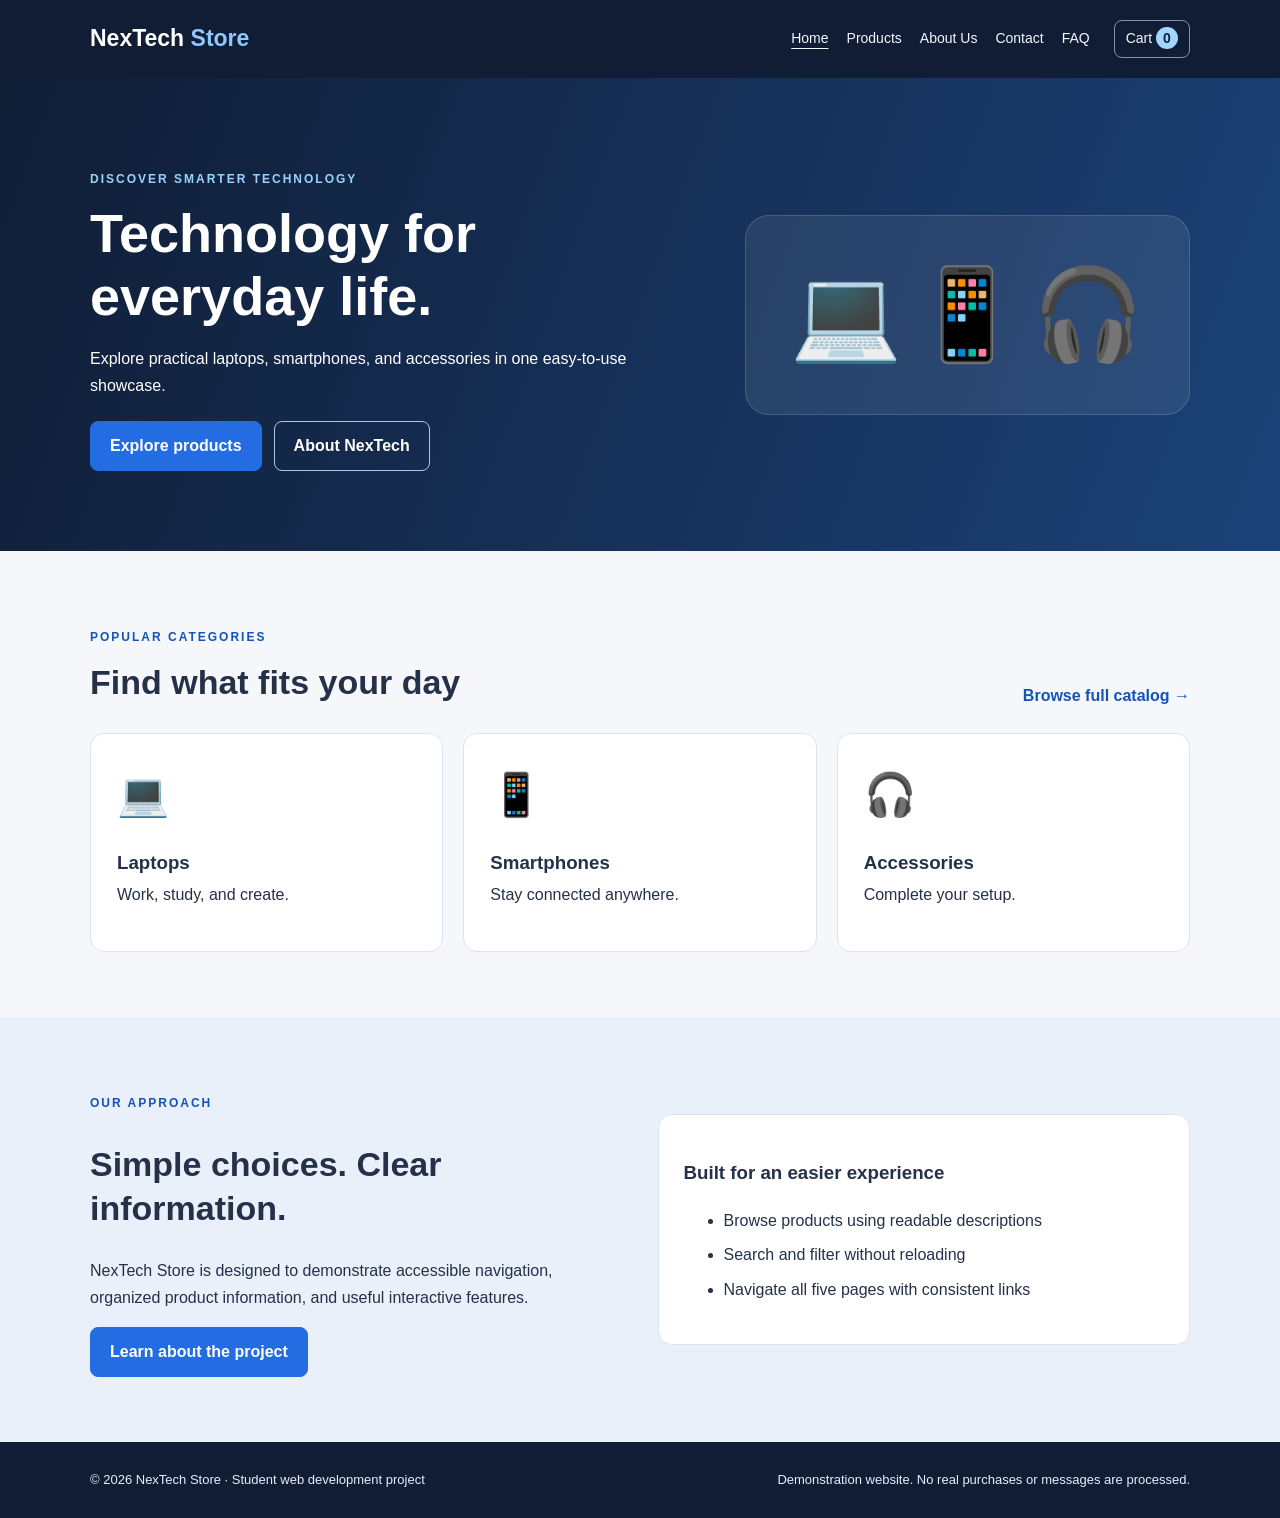
<file: index.html>
<!DOCTYPE html>
<html lang="en">
<head>
  <meta charset="UTF-8">
  <meta name="viewport" content="width=device-width, initial-scale=1.0">
  <meta name="description" content="NexTech Store homepage featuring technology categories and navigation.">
  <title>Home | NexTech Store</title>
  <link rel="stylesheet" href="styles.css">
  <script src="script.js" defer></script>
</head>
<body>
  <a class="skip-link" href="#main">Skip to main content</a>
  <header class="site-header">
    <nav class="nav container" aria-label="Main navigation">
      <a class="logo" href="index.html">NexTech <span>Store</span></a>
      <div class="nav-links"><a href="index.html" aria-current="page">Home</a>
<a href="products.html">Products</a>
<a href="about.html">About Us</a>
<a href="contact.html">Contact</a>
<a href="faq.html">FAQ</a></div>
      <a href="products.html#shopping-cart" class="cart-link" aria-label="View demonstration shopping cart">Cart <span class="cart-count">0</span></a>
    </nav>
  </header>
  <main id="main">
<section class="hero"><div class="container hero-inner"><div><p class="eyebrow">DISCOVER SMARTER TECHNOLOGY</p><h1>Technology for everyday life.</h1><p>Explore practical laptops, smartphones, and accessories in one easy-to-use showcase.</p><div class="actions"><a class="button" href="products.html">Explore products</a><a class="button button-outline" href="about.html">About NexTech</a></div></div><div class="hero-art" aria-hidden="true"><span>💻</span><span>📱</span><span>🎧</span></div></div></section>
<section class="section container"><div class="section-heading"><div><p class="eyebrow dark">POPULAR CATEGORIES</p><h2>Find what fits your day</h2></div><a class="text-link" href="products.html">Browse full catalog →</a></div><div class="tiles"><a class="tile" href="products.html?category=Laptops"><span aria-hidden="true">💻</span><h3>Laptops</h3><p>Work, study, and create.</p></a><a class="tile" href="products.html?category=Phones"><span aria-hidden="true">📱</span><h3>Smartphones</h3><p>Stay connected anywhere.</p></a><a class="tile" href="products.html?category=Accessories"><span aria-hidden="true">🎧</span><h3>Accessories</h3><p>Complete your setup.</p></a></div></section>
<section class="section section-soft"><div class="container split"><div><p class="eyebrow dark">OUR APPROACH</p><h2>Simple choices. Clear information.</h2><p>NexTech Store is designed to demonstrate accessible navigation, organized product information, and useful interactive features.</p><a class="button" href="about.html">Learn about the project</a></div><div class="highlight"><h3>Built for an easier experience</h3><ul><li>Browse products using readable descriptions</li><li>Search and filter without reloading</li><li>Navigate all five pages with consistent links</li></ul></div></div></section>
</main>
  <footer class="site-footer"><div class="container footer-content"><p>© <span class="year">2026</span> NexTech Store · Student web development project</p><p>Demonstration website. No real purchases or messages are processed.</p></div></footer>
</body>
</html>
</file>
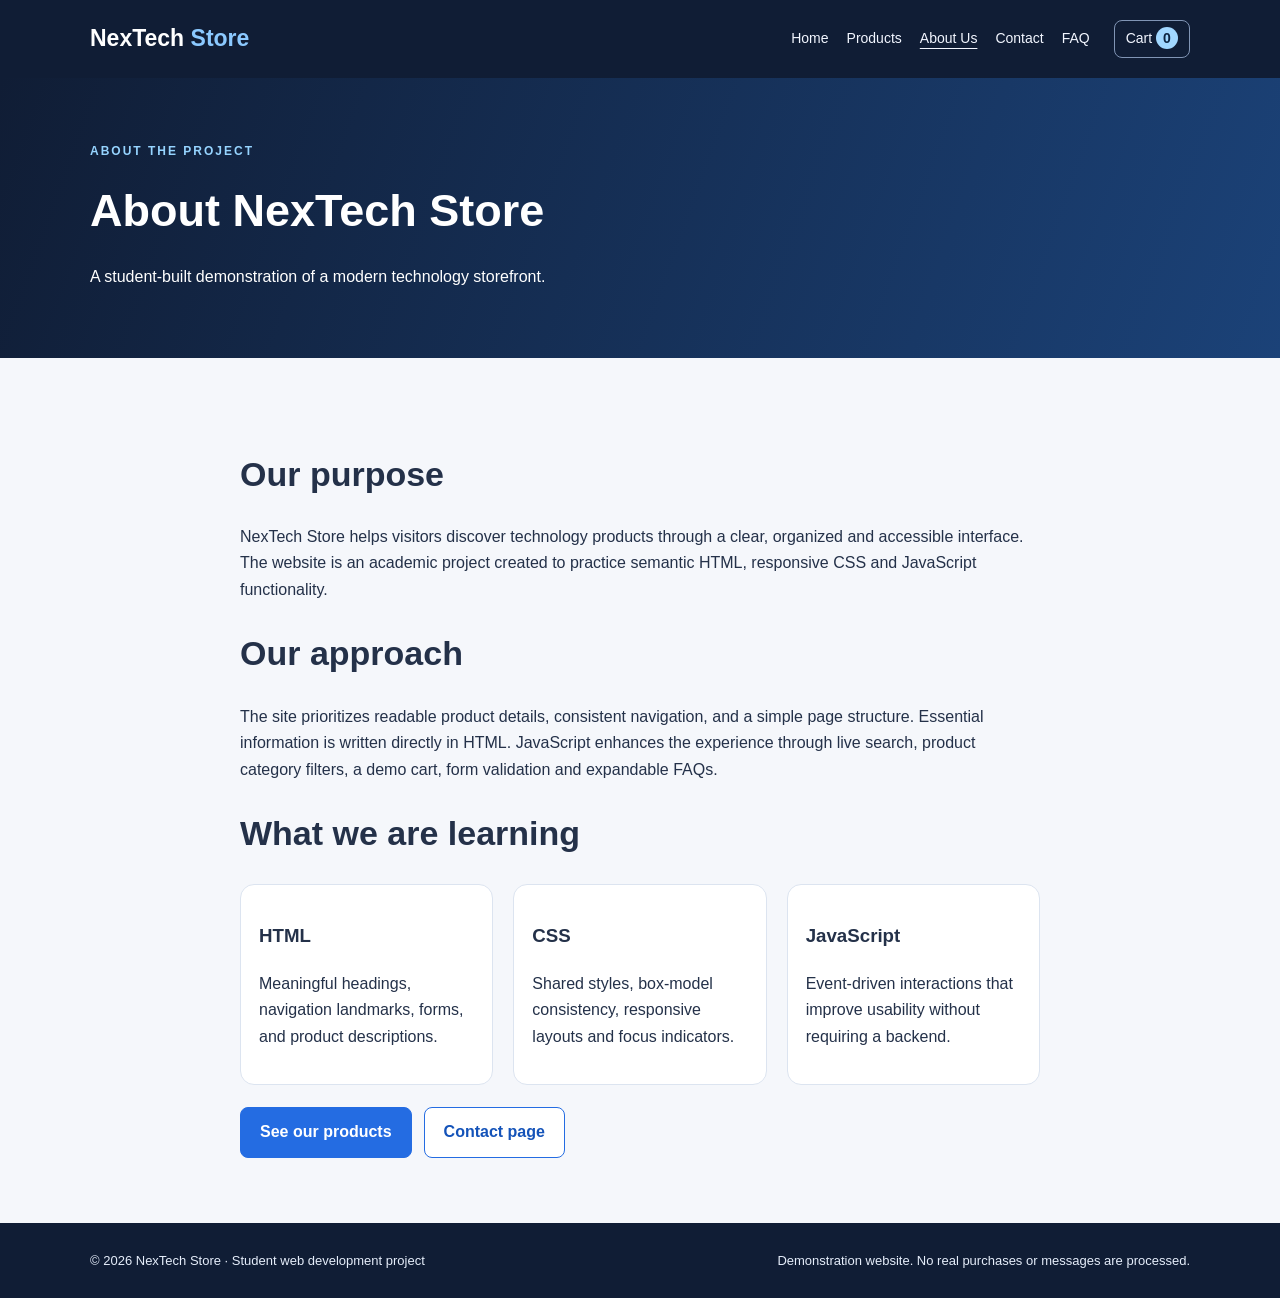
<file: about.html>
<!DOCTYPE html>
<html lang="en">
<head>
  <meta charset="UTF-8">
  <meta name="viewport" content="width=device-width, initial-scale=1.0">
  <meta name="description" content="Learn about the academic NexTech Store website project.">
  <title>About Us | NexTech Store</title>
  <link rel="stylesheet" href="styles.css">
  <script src="script.js" defer></script>
</head>
<body>
  <a class="skip-link" href="#main">Skip to main content</a>
  <header class="site-header">
    <nav class="nav container" aria-label="Main navigation">
      <a class="logo" href="index.html">NexTech <span>Store</span></a>
      <div class="nav-links"><a href="index.html">Home</a>
<a href="products.html">Products</a>
<a href="about.html" aria-current="page">About Us</a>
<a href="contact.html">Contact</a>
<a href="faq.html">FAQ</a></div>
      <a href="products.html#shopping-cart" class="cart-link" aria-label="View demonstration shopping cart">Cart <span class="cart-count">0</span></a>
    </nav>
  </header>
  <main id="main"><section class="page-top"><div class="container"><p class="eyebrow">ABOUT THE PROJECT</p><h1>About NexTech Store</h1><p>A student-built demonstration of a modern technology storefront.</p></div></section><section class="section container narrow"><h2>Our purpose</h2><p>NexTech Store helps visitors discover technology products through a clear, organized and accessible interface. The website is an academic project created to practice semantic HTML, responsive CSS and JavaScript functionality.</p><h2>Our approach</h2><p>The site prioritizes readable product details, consistent navigation, and a simple page structure. Essential information is written directly in HTML. JavaScript enhances the experience through live search, product category filters, a demo cart, form validation and expandable FAQs.</p><h2>What we are learning</h2><div class="feature-grid"><article class="feature"><h3>HTML</h3><p>Meaningful headings, navigation landmarks, forms, and product descriptions.</p></article><article class="feature"><h3>CSS</h3><p>Shared styles, box-model consistency, responsive layouts and focus indicators.</p></article><article class="feature"><h3>JavaScript</h3><p>Event-driven interactions that improve usability without requiring a backend.</p></article></div><div class="actions"><a class="button" href="products.html">See our products</a><a class="button button-light" href="contact.html">Contact page</a></div></section></main>
  <footer class="site-footer"><div class="container footer-content"><p>© <span class="year">2026</span> NexTech Store · Student web development project</p><p>Demonstration website. No real purchases or messages are processed.</p></div></footer>
</body>
</html>
</file>
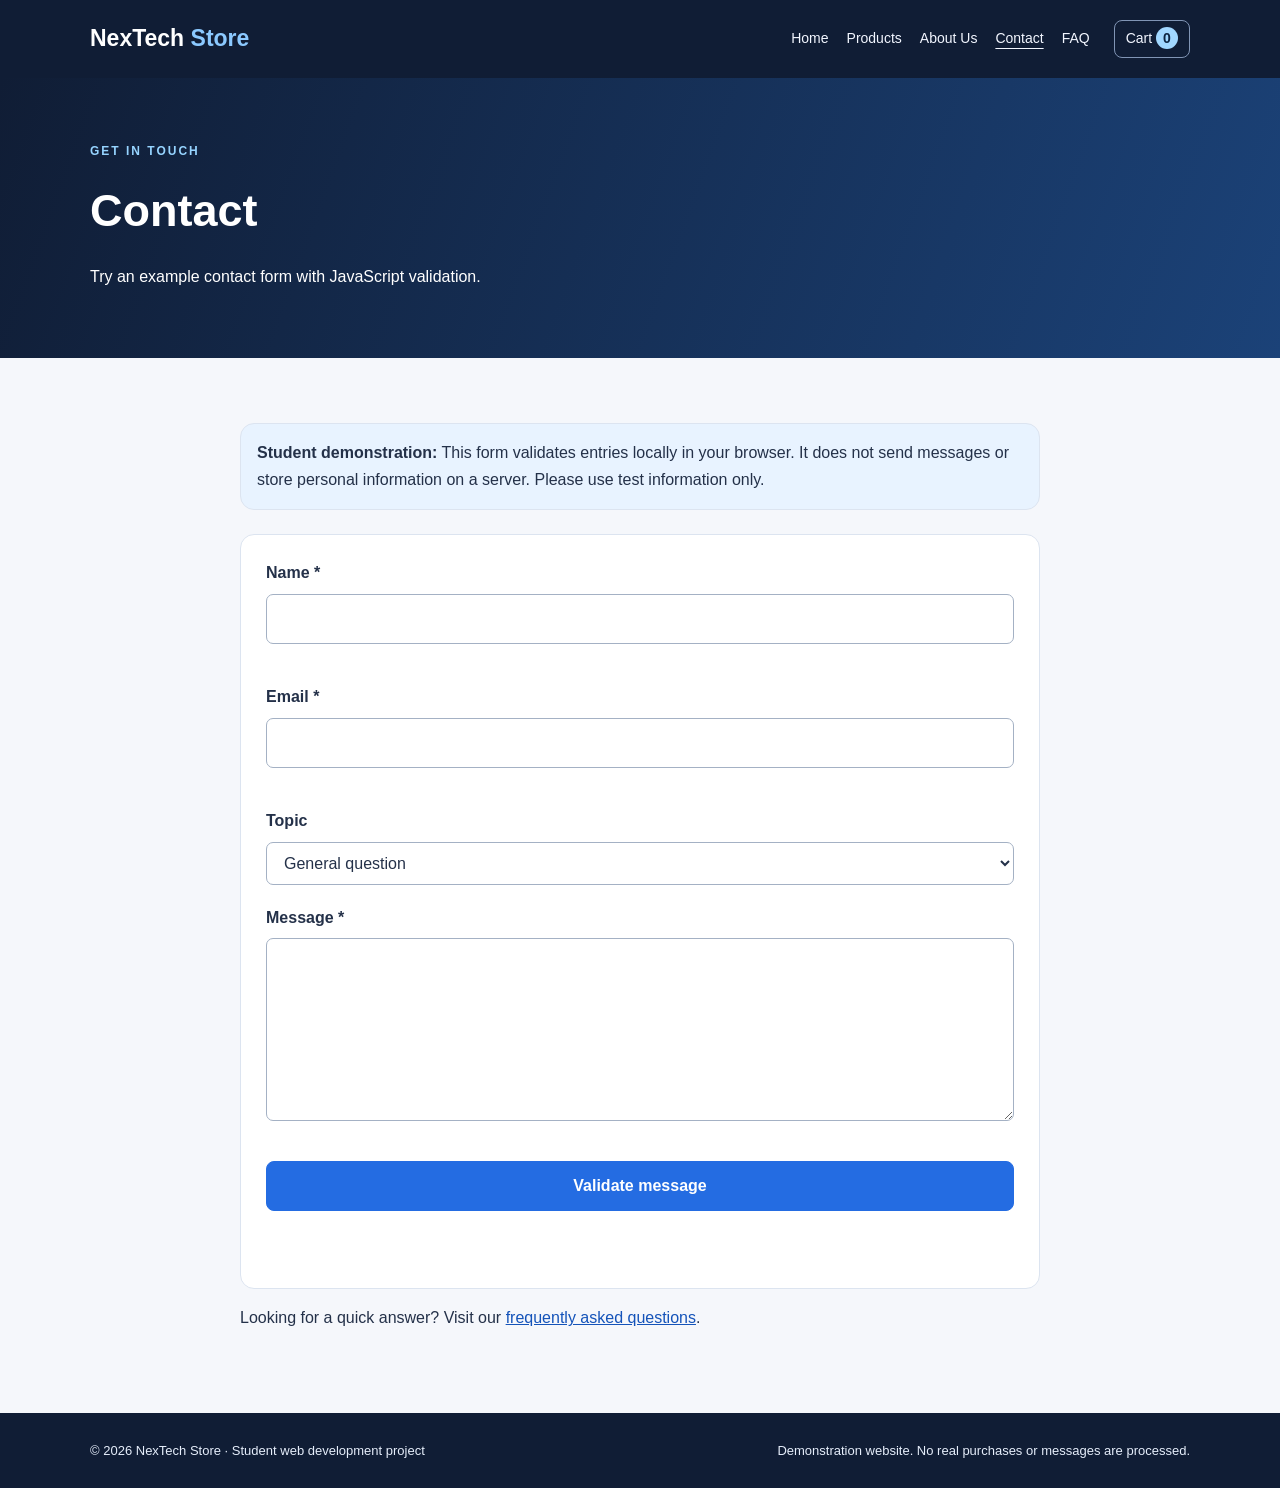
<file: contact.html>
<!DOCTYPE html>
<html lang="en">
<head>
  <meta charset="UTF-8">
  <meta name="viewport" content="width=device-width, initial-scale=1.0">
  <meta name="description" content="Try a sample contact form with local JavaScript validation.">
  <title>Contact | NexTech Store</title>
  <link rel="stylesheet" href="styles.css">
  <script src="script.js" defer></script>
</head>
<body>
  <a class="skip-link" href="#main">Skip to main content</a>
  <header class="site-header">
    <nav class="nav container" aria-label="Main navigation">
      <a class="logo" href="index.html">NexTech <span>Store</span></a>
      <div class="nav-links"><a href="index.html">Home</a>
<a href="products.html">Products</a>
<a href="about.html">About Us</a>
<a href="contact.html" aria-current="page">Contact</a>
<a href="faq.html">FAQ</a></div>
      <a href="products.html#shopping-cart" class="cart-link" aria-label="View demonstration shopping cart">Cart <span class="cart-count">0</span></a>
    </nav>
  </header>
  <main id="main"><section class="page-top"><div class="container"><p class="eyebrow">GET IN TOUCH</p><h1>Contact</h1><p>Try an example contact form with JavaScript validation.</p></div></section><section class="section container narrow"><div class="notice"><strong>Student demonstration:</strong> This form validates entries locally in your browser. It does not send messages or store personal information on a server. Please use test information only.</div><form id="contactForm" class="contact-form" novalidate><div class="field"><label for="contactName">Name <span aria-hidden="true">*</span></label><input type="text" id="contactName" name="name" maxlength="80" autocomplete="off" required><small class="field-error" id="nameError"></small></div><div class="field"><label for="contactEmail">Email <span aria-hidden="true">*</span></label><input type="email" id="contactEmail" name="email" maxlength="120" autocomplete="off" required><small class="field-error" id="emailError"></small></div><div class="field"><label for="contactTopic">Topic</label><select id="contactTopic" name="topic"><option>General question</option><option>Products</option><option>Website feedback</option></select></div><div class="field"><label for="contactMessage">Message <span aria-hidden="true">*</span></label><textarea id="contactMessage" name="message" rows="6" maxlength="1000" required></textarea><small class="field-error" id="messageError"></small></div><button class="button" type="submit">Validate message</button><p id="formStatus" role="status" aria-live="polite"></p></form><p>Looking for a quick answer? Visit our <a href="faq.html">frequently asked questions</a>.</p></section></main>
  <footer class="site-footer"><div class="container footer-content"><p>© <span class="year">2026</span> NexTech Store · Student web development project</p><p>Demonstration website. No real purchases or messages are processed.</p></div></footer>
</body>
</html>
</file>
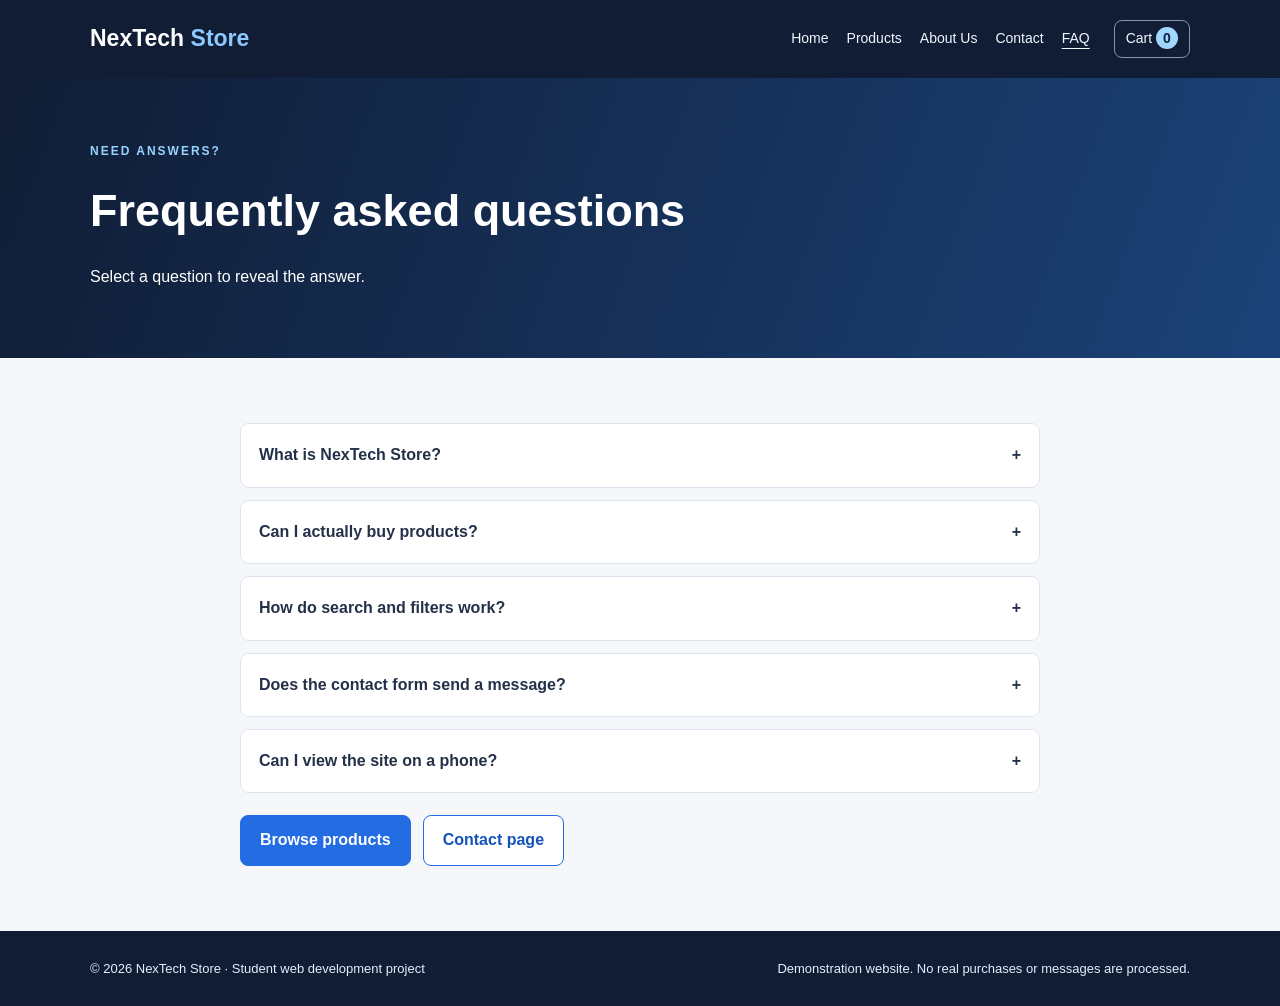
<file: faq.html>
<!DOCTYPE html>
<html lang="en">
<head>
  <meta charset="UTF-8">
  <meta name="viewport" content="width=device-width, initial-scale=1.0">
  <meta name="description" content="Find answers about the NexTech Store sample website.">
  <title>FAQ | NexTech Store</title>
  <link rel="stylesheet" href="styles.css">
  <script src="script.js" defer></script>
</head>
<body>
  <a class="skip-link" href="#main">Skip to main content</a>
  <header class="site-header">
    <nav class="nav container" aria-label="Main navigation">
      <a class="logo" href="index.html">NexTech <span>Store</span></a>
      <div class="nav-links"><a href="index.html">Home</a>
<a href="products.html">Products</a>
<a href="about.html">About Us</a>
<a href="contact.html">Contact</a>
<a href="faq.html" aria-current="page">FAQ</a></div>
      <a href="products.html#shopping-cart" class="cart-link" aria-label="View demonstration shopping cart">Cart <span class="cart-count">0</span></a>
    </nav>
  </header>
  <main id="main"><section class="page-top"><div class="container"><p class="eyebrow">NEED ANSWERS?</p><h1>Frequently asked questions</h1><p>Select a question to reveal the answer.</p></div></section><section class="section container narrow"><div class="faq-list"><div class="faq-item"><button class="faq-question" type="button" aria-expanded="false" aria-controls="faq1">What is NexTech Store?<span aria-hidden="true">+</span></button><div class="faq-answer" id="faq1" hidden><p>NexTech Store is an educational demonstration website showcasing a technology catalog and interactive web features.</p></div></div><div class="faq-item"><button class="faq-question" type="button" aria-expanded="false" aria-controls="faq2">Can I actually buy products?<span aria-hidden="true">+</span></button><div class="faq-answer" id="faq2" hidden><p>No. All products and prices are sample content. The cart is for learning and does not process payments or orders.</p></div></div><div class="faq-item"><button class="faq-question" type="button" aria-expanded="false" aria-controls="faq3">How do search and filters work?<span aria-hidden="true">+</span></button><div class="faq-answer" id="faq3" hidden><p>The catalog uses JavaScript to show or hide the existing HTML product cards based on keywords and selected categories.</p></div></div><div class="faq-item"><button class="faq-question" type="button" aria-expanded="false" aria-controls="faq4">Does the contact form send a message?<span aria-hidden="true">+</span></button><div class="faq-answer" id="faq4" hidden><p>No. It checks whether your test entries are valid. There is no server or message delivery service connected to this website.</p></div></div><div class="faq-item"><button class="faq-question" type="button" aria-expanded="false" aria-controls="faq5">Can I view the site on a phone?<span aria-hidden="true">+</span></button><div class="faq-answer" id="faq5" hidden><p>Yes. The responsive CSS adjusts the layout to narrower screens and supports keyboard navigation.</p></div></div></div><div class="actions"><a class="button" href="products.html">Browse products</a><a class="button button-light" href="contact.html">Contact page</a></div></section></main>
  <footer class="site-footer"><div class="container footer-content"><p>© <span class="year">2026</span> NexTech Store · Student web development project</p><p>Demonstration website. No real purchases or messages are processed.</p></div></footer>
</body>
</html>
</file>
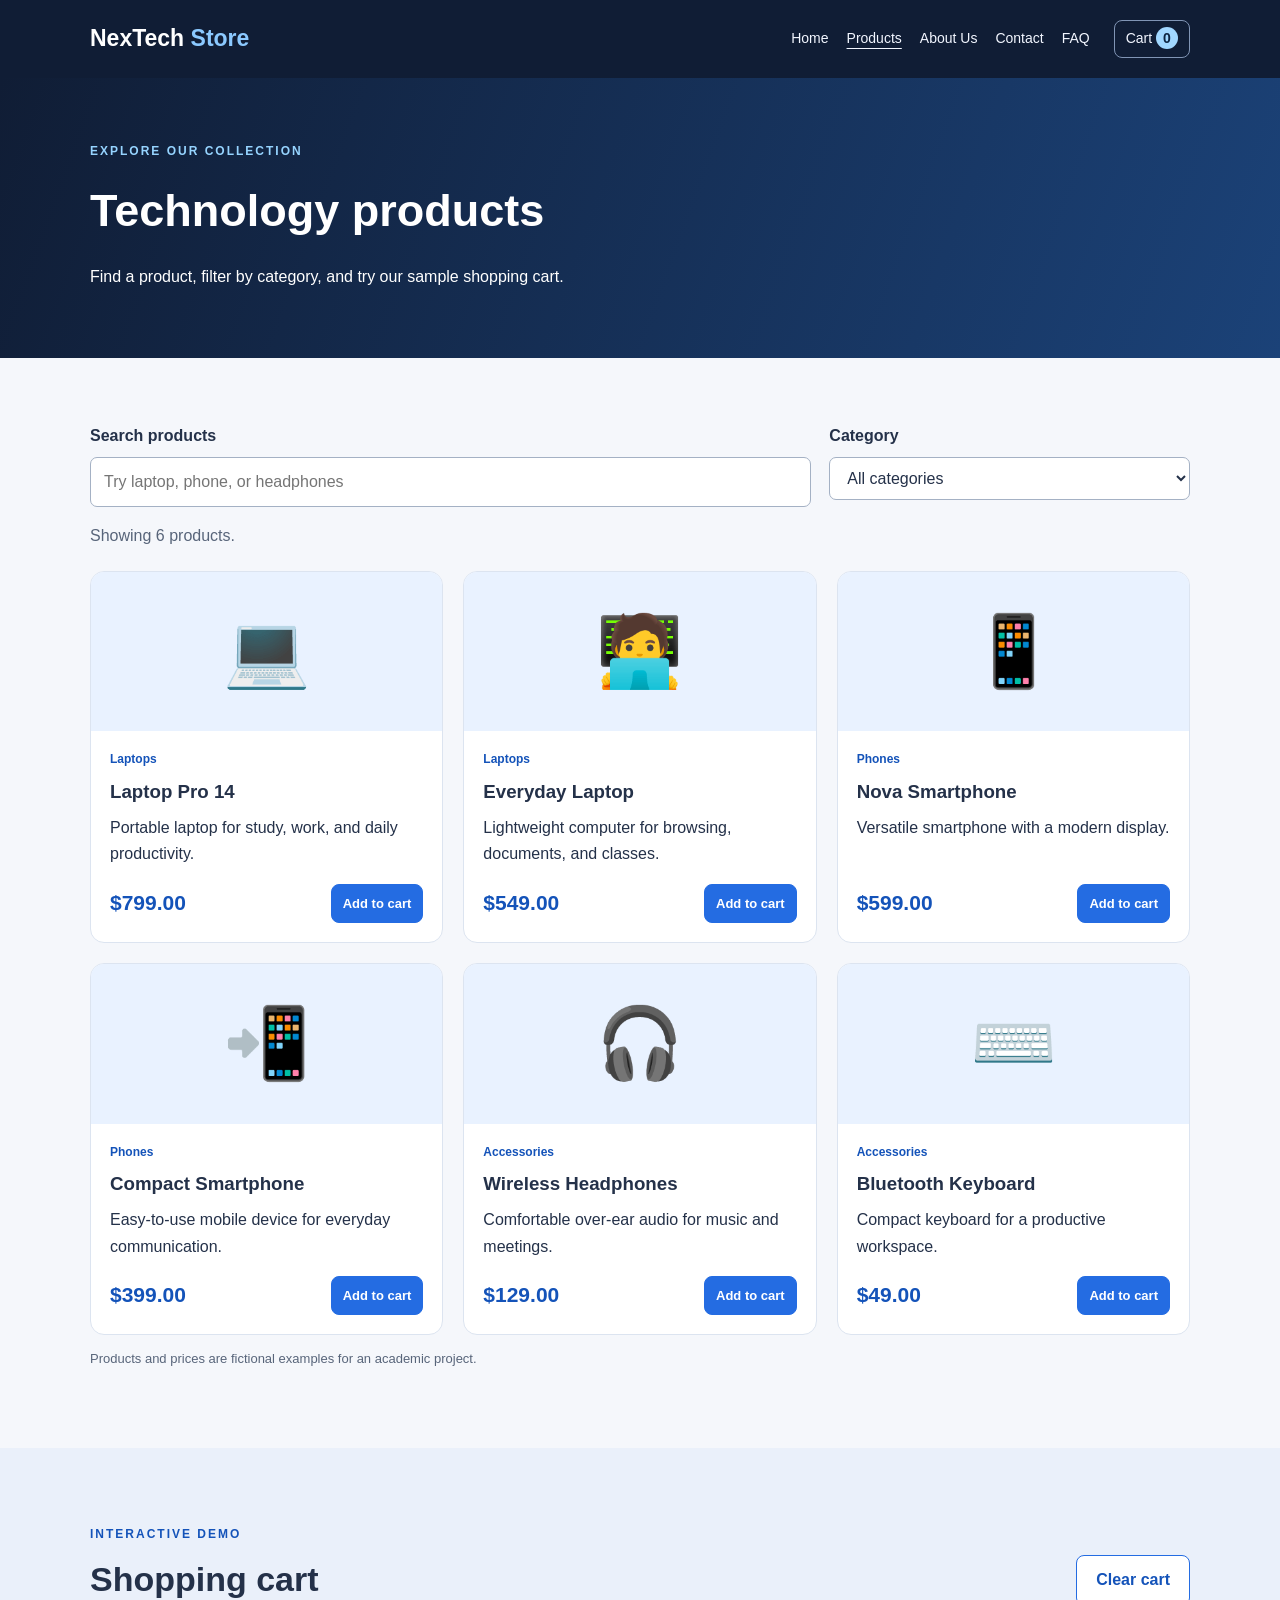
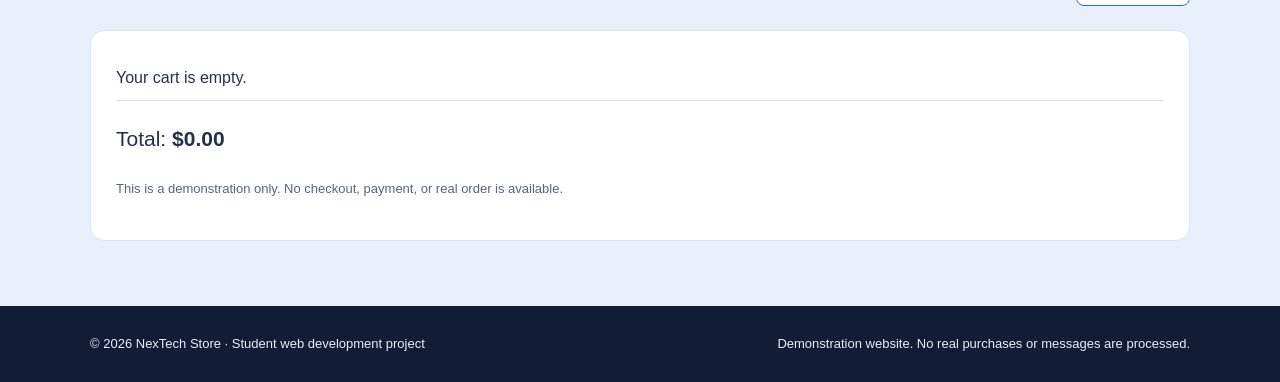
<file: products.html>
<!DOCTYPE html>
<html lang="en">
<head>
  <meta charset="UTF-8">
  <meta name="viewport" content="width=device-width, initial-scale=1.0">
  <meta name="description" content="Browse the sample NexTech Store technology catalog.">
  <title>Products | NexTech Store</title>
  <link rel="stylesheet" href="styles.css">
  <script src="script.js" defer></script>
</head>
<body>
  <a class="skip-link" href="#main">Skip to main content</a>
  <header class="site-header">
    <nav class="nav container" aria-label="Main navigation">
      <a class="logo" href="index.html">NexTech <span>Store</span></a>
      <div class="nav-links"><a href="index.html">Home</a>
<a href="products.html" aria-current="page">Products</a>
<a href="about.html">About Us</a>
<a href="contact.html">Contact</a>
<a href="faq.html">FAQ</a></div>
      <a href="products.html#shopping-cart" class="cart-link" aria-label="View demonstration shopping cart">Cart <span class="cart-count">0</span></a>
    </nav>
  </header>
  <main id="main">
<section class="page-top"><div class="container"><p class="eyebrow">EXPLORE OUR COLLECTION</p><h1>Technology products</h1><p>Find a product, filter by category, and try our sample shopping cart.</p></div></section>
<section class="section container"><div class="controls"><div class="field"><label for="productSearch">Search products</label><input id="productSearch" type="search" placeholder="Try laptop, phone, or headphones" autocomplete="off"></div><div class="field"><label for="categoryFilter">Category</label><select id="categoryFilter"><option value="All">All categories</option><option value="Laptops">Laptops</option><option value="Phones">Phones</option><option value="Accessories">Accessories</option></select></div></div><p id="productStatus" class="muted" role="status" aria-live="polite">Showing 6 products.</p><div class="product-grid" id="productGrid"><article class="product-card" data-name="Laptop Pro 14" data-category="Laptops" data-price="799"><div class="product-emoji" aria-hidden="true">💻</div><div class="product-details"><span class="category-tag">Laptops</span><h3>Laptop Pro 14</h3><p>Portable laptop for study, work, and daily productivity.</p><div class="card-bottom"><strong>$799.00</strong><button class="button button-small add-cart" type="button" data-product="Laptop Pro 14" data-price="799">Add to cart</button></div></div></article>
<article class="product-card" data-name="Everyday Laptop" data-category="Laptops" data-price="549"><div class="product-emoji" aria-hidden="true">🧑‍💻</div><div class="product-details"><span class="category-tag">Laptops</span><h3>Everyday Laptop</h3><p>Lightweight computer for browsing, documents, and classes.</p><div class="card-bottom"><strong>$549.00</strong><button class="button button-small add-cart" type="button" data-product="Everyday Laptop" data-price="549">Add to cart</button></div></div></article>
<article class="product-card" data-name="Nova Smartphone" data-category="Phones" data-price="599"><div class="product-emoji" aria-hidden="true">📱</div><div class="product-details"><span class="category-tag">Phones</span><h3>Nova Smartphone</h3><p>Versatile smartphone with a modern display.</p><div class="card-bottom"><strong>$599.00</strong><button class="button button-small add-cart" type="button" data-product="Nova Smartphone" data-price="599">Add to cart</button></div></div></article>
<article class="product-card" data-name="Compact Smartphone" data-category="Phones" data-price="399"><div class="product-emoji" aria-hidden="true">📲</div><div class="product-details"><span class="category-tag">Phones</span><h3>Compact Smartphone</h3><p>Easy-to-use mobile device for everyday communication.</p><div class="card-bottom"><strong>$399.00</strong><button class="button button-small add-cart" type="button" data-product="Compact Smartphone" data-price="399">Add to cart</button></div></div></article>
<article class="product-card" data-name="Wireless Headphones" data-category="Accessories" data-price="129"><div class="product-emoji" aria-hidden="true">🎧</div><div class="product-details"><span class="category-tag">Accessories</span><h3>Wireless Headphones</h3><p>Comfortable over-ear audio for music and meetings.</p><div class="card-bottom"><strong>$129.00</strong><button class="button button-small add-cart" type="button" data-product="Wireless Headphones" data-price="129">Add to cart</button></div></div></article>
<article class="product-card" data-name="Bluetooth Keyboard" data-category="Accessories" data-price="49"><div class="product-emoji" aria-hidden="true">⌨️</div><div class="product-details"><span class="category-tag">Accessories</span><h3>Bluetooth Keyboard</h3><p>Compact keyboard for a productive workspace.</p><div class="card-bottom"><strong>$49.00</strong><button class="button button-small add-cart" type="button" data-product="Bluetooth Keyboard" data-price="49">Add to cart</button></div></div></article></div><p class="small-note">Products and prices are fictional examples for an academic project.</p></section>
<section class="section section-soft" id="shopping-cart"><div class="container"><div class="section-heading"><div><p class="eyebrow dark">INTERACTIVE DEMO</p><h2>Shopping cart</h2></div><button id="clearCart" class="button button-ghost" type="button">Clear cart</button></div><div class="cart-panel"><ul id="cartItems" class="cart-items"><li>Your cart is empty.</li></ul><p class="cart-total">Total: <strong id="cartTotal">$0.00</strong></p><p class="small-note">This is a demonstration only. No checkout, payment, or real order is available.</p><p id="cartMessage" role="status" aria-live="polite" class="muted"></p></div></div></section>
</main>
  <footer class="site-footer"><div class="container footer-content"><p>© <span class="year">2026</span> NexTech Store · Student web development project</p><p>Demonstration website. No real purchases or messages are processed.</p></div></footer>
</body>
</html>
</file>
<file: styles.css>
/* NexTech Store | One stylesheet shared by all five pages */
:root{--navy:#101d35;--navy2:#1b4278;--blue:#246ce2;--blue-dark:#1453b9;--text:#243149;--muted:#58657a;--bg:#f5f7fb;--line:#dce4f0;--white:#fff;--focus:#fbbf24}
*{box-sizing:border-box}html{scroll-behavior:smooth}body{margin:0;color:var(--text);background:var(--bg);font:16px/1.65 Arial,Helvetica,sans-serif}a{color:var(--blue-dark)}a:focus-visible,button:focus-visible,input:focus-visible,select:focus-visible,textarea:focus-visible{outline:3px solid var(--focus);outline-offset:3px}button,input,select,textarea{font:inherit}button{cursor:pointer}[hidden]{display:none!important}.container{width:min(1100px,90%);margin-inline:auto}.narrow{max-width:800px}.skip-link{position:absolute;left:12px;top:-70px;background:#fff;padding:8px;z-index:100}.skip-link:focus{top:12px}.site-header{background:var(--navy)}.nav{display:flex;align-items:center;gap:24px;min-height:78px;flex-wrap:wrap;padding:14px 0}.logo{color:#fff;font-size:23px;font-weight:800;text-decoration:none;white-space:nowrap}.logo span{color:#8bc9ff}.nav-links{display:flex;gap:18px;align-items:center;flex-wrap:wrap;margin-left:auto}.nav-links a,.cart-link{color:#f2f6ff;text-decoration:none;font-size:14px}.nav-links a[aria-current=page],.nav-links a:hover,.cart-link:hover{text-decoration:underline;text-underline-offset:5px}.cart-link{border:1px solid #8094b4;padding:6px 11px;border-radius:8px;white-space:nowrap}.cart-count{display:inline-block;background:#a1d7ff;color:#0c2340;border-radius:100px;min-width:22px;line-height:22px;text-align:center;font-weight:bold}.hero,.page-top{background:linear-gradient(110deg,var(--navy),var(--navy2));color:#fff}.hero{padding:80px 0}.hero-inner{display:grid;grid-template-columns:1.4fr 1fr;gap:32px;align-items:center}.hero h1{font-size:clamp(32px,5vw,54px);line-height:1.17;margin:8px 0 18px;max-width:650px}.hero p{max-width:580px}.hero-art{display:flex;align-items:center;justify-content:center;gap:9px;font-size:clamp(45px,7vw,90px);min-height:200px;background:rgba(255,255,255,.08);border:1px solid rgba(255,255,255,.15);border-radius:24px}.eyebrow{color:#96d4ff;font-size:12px;font-weight:700;letter-spacing:2px}.eyebrow.dark{color:var(--blue-dark)}.page-top{padding:52px 0}.page-top h1{font-size:clamp(32px,4vw,45px);margin:4px 0 12px}.page-top p{max-width:650px}.section{padding-top:65px;padding-bottom:65px}.section-soft{background:#eaf0fa}.section h2{font-size:clamp(25px,3vw,34px);line-height:1.3}.section-heading{display:flex;align-items:end;justify-content:space-between;gap:24px;margin-bottom:24px}.section-heading h2{margin:5px 0}.tiles,.feature-grid{display:grid;grid-template-columns:repeat(3,1fr);gap:20px}.tile,.feature,.highlight,.product-card,.cart-panel,.contact-form,.notice{border:1px solid var(--line);background:#fff;border-radius:14px}.tile{padding:26px;color:var(--text);text-decoration:none}.tile:hover,.product-card:hover{box-shadow:0 8px 28px rgba(25,50,90,.1)}.tile>span{font-size:42px}.tile h3{margin-bottom:3px}.tile p{margin-top:2px}.feature{padding:18px}.split{display:grid;grid-template-columns:1fr 1fr;align-items:center;gap:35px}.highlight{padding:25px}.highlight li{margin:8px 0}.actions{display:flex;gap:12px;flex-wrap:wrap;margin-top:22px}.button{display:inline-block;border:1px solid var(--blue);background:var(--blue);color:#fff;text-decoration:none;font-weight:700;padding:11px 19px;border-radius:8px;text-align:center}.button:hover{background:var(--blue-dark)}.button-outline{background:transparent;border-color:#aac8ef}.button-light,.button-ghost{color:var(--blue-dark);background:#fff}.button-light:hover,.button-ghost:hover{color:#fff}.button-small{padding:8px 11px;font-size:13px}.text-link{font-weight:bold;text-decoration:none}.text-link:hover{text-decoration:underline}.controls{display:grid;grid-template-columns:2fr 1fr;gap:18px;margin-bottom:10px}.field{display:flex;flex-direction:column;gap:7px}.field label{font-weight:bold}.field input,.field select,.field textarea{width:100%;padding:11px 13px;border:1px solid #a4b1c4;background:#fff;border-radius:7px;color:var(--text)}.field input[aria-invalid=true],.field textarea[aria-invalid=true]{border-color:#a52020}.field-error{color:#a52020;min-height:1em}.product-grid{display:grid;grid-template-columns:repeat(3,minmax(0,1fr));gap:20px;margin-top:21px}.product-card{overflow:hidden;display:flex;flex-direction:column}.product-emoji{text-align:center;font-size:70px;padding:22px;background:#e9f2ff}.product-details{padding:19px;display:flex;flex-direction:column;flex:1}.product-details h3{margin:7px 0}.product-details p{margin-top:0;flex:1}.category-tag{font-size:12px;color:var(--blue-dark);font-weight:bold}.card-bottom{display:flex;gap:12px;align-items:center;justify-content:space-between;flex-wrap:wrap}.card-bottom strong{font-size:21px;color:#1453b9}.muted,.small-note{color:var(--muted)}.small-note{font-size:13px}.cart-panel{padding:25px}.cart-items{list-style:none;margin:0;padding:0}.cart-items li{display:flex;justify-content:space-between;align-items:center;gap:10px;padding:9px 0;border-bottom:1px solid var(--line)}.cart-total{font-size:21px}.remove-cart{border:1px solid #b8c5d4;background:#fff;padding:4px 9px;border-radius:6px}.contact-form{padding:25px;display:grid;gap:20px}.notice{padding:16px;margin-bottom:24px;background:#e8f3ff}.faq-list{display:grid;gap:12px}.faq-item{border:1px solid var(--line);border-radius:9px;background:#fff;overflow:hidden}.faq-question{width:100%;border:0;background:#fff;color:var(--text);text-align:left;font-weight:bold;padding:18px;display:flex;justify-content:space-between;gap:15px}.faq-question:hover{background:#f0f6ff}.faq-answer{padding:0 18px 17px}.faq-answer p{margin-top:0}.site-footer{background:var(--navy);color:#e5edfa;padding:24px 0}.footer-content{display:flex;justify-content:space-between;gap:20px;flex-wrap:wrap}.footer-content p{margin:3px 0;font-size:13px}
@media(max-width:900px){.nav-links{margin-left:0}.product-grid,.tiles{grid-template-columns:repeat(2,minmax(0,1fr))}.hero-inner,.split{grid-template-columns:1fr}.hero-art{min-height:120px}}
@media(max-width:600px){.nav{gap:12px}.nav-links{width:100%;gap:14px;order:3}.cart-link{margin-left:auto}.hero{padding:50px 0}.product-grid,.tiles,.feature-grid,.controls{grid-template-columns:1fr}.section{padding-top:42px;padding-bottom:42px}.section-heading{align-items:start;flex-direction:column}.footer-content{display:block}.cart-items li{align-items:flex-start;flex-wrap:wrap}}
</file>
